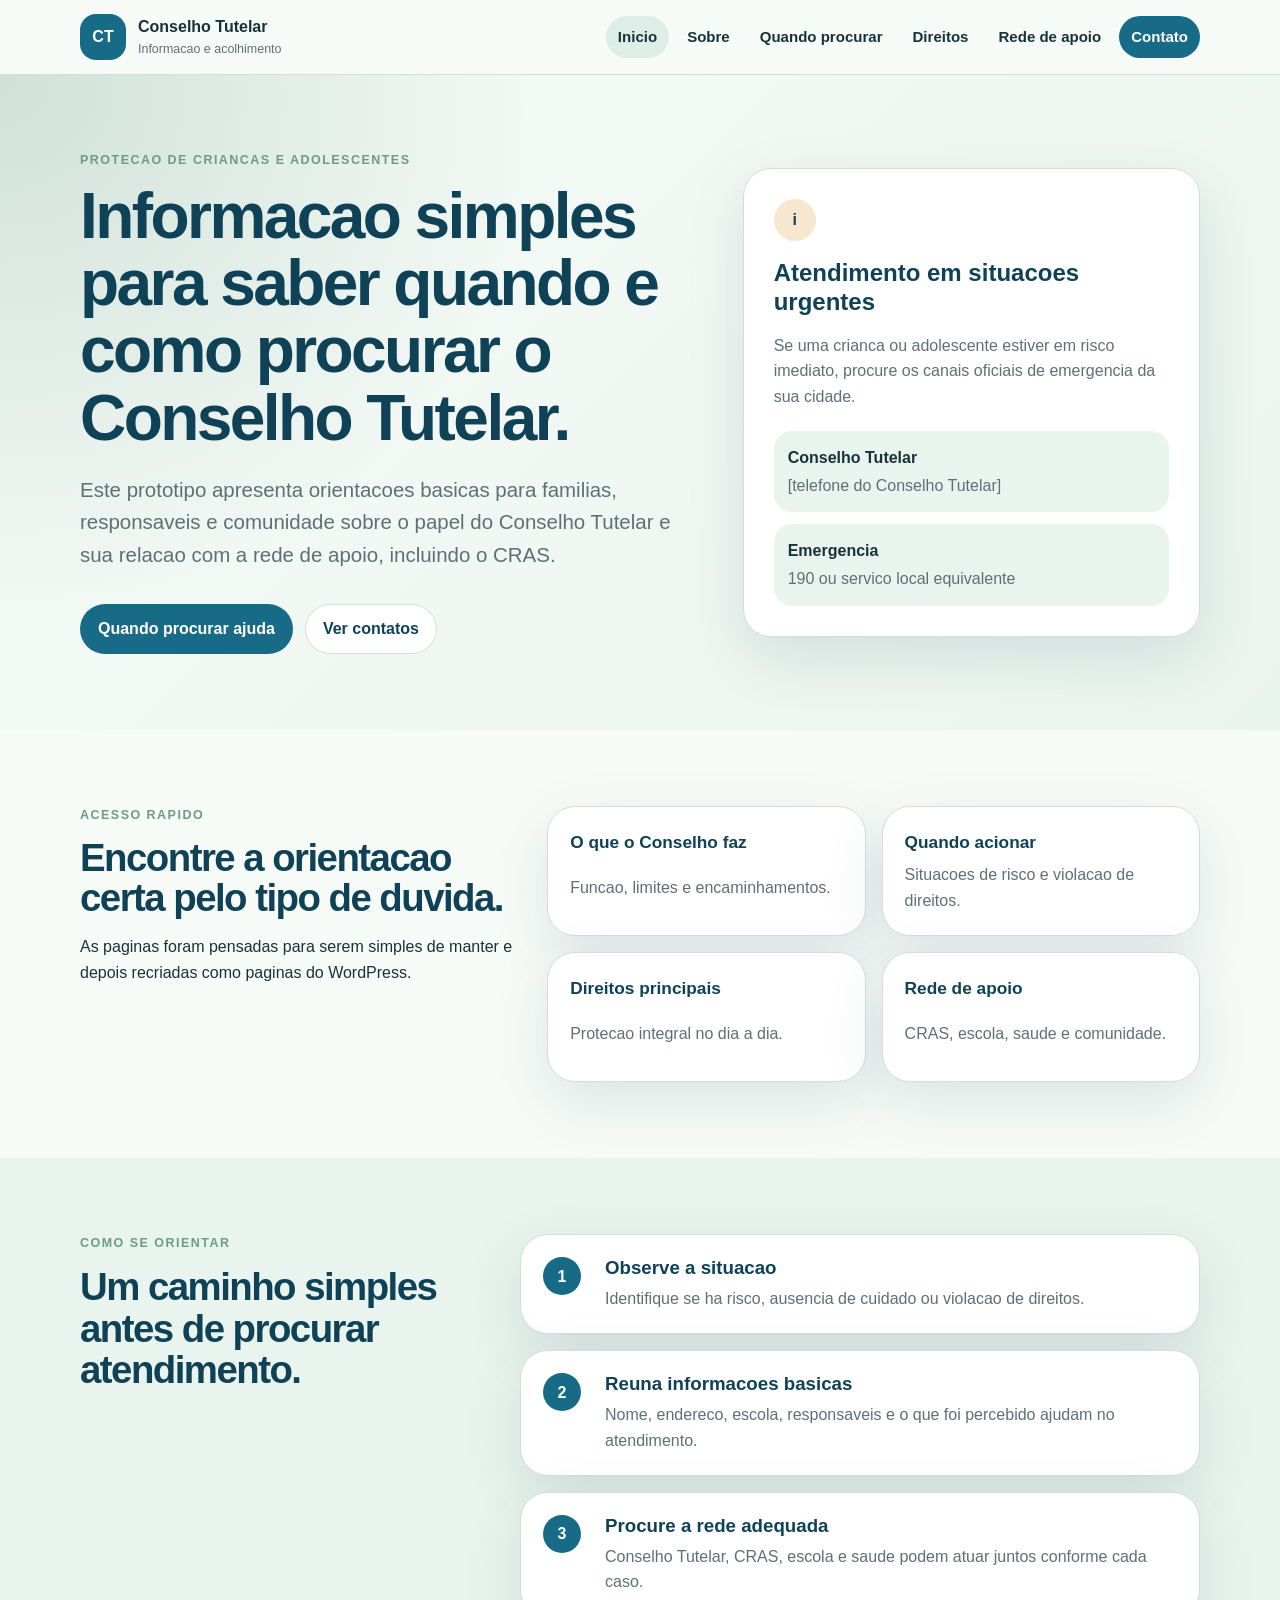
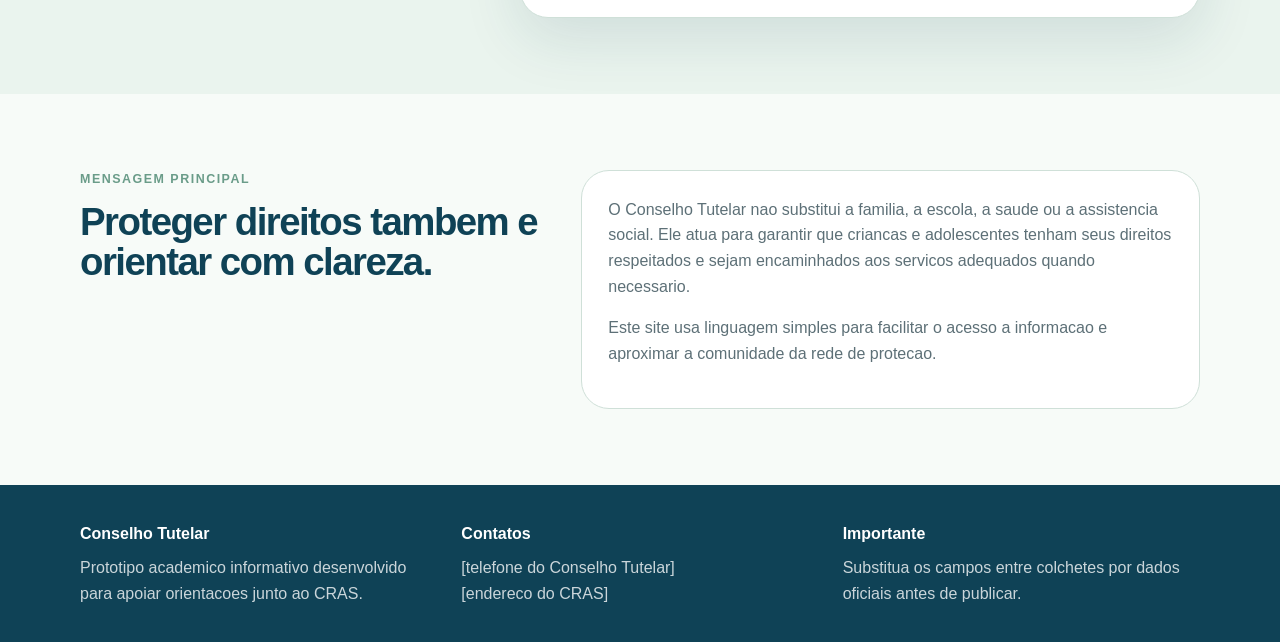
<file: index.html>
<!doctype html>
<html lang="pt-BR">
  <head>
    <meta charset="utf-8">
    <meta name="viewport" content="width=device-width, initial-scale=1">
    <title>Conselho Tutelar | Protecao e orientacao para familias</title>
    <meta name="description" content="Site informativo sobre o Conselho Tutelar, seus atendimentos, direitos de criancas e adolescentes e rede de apoio com o CRAS.">
    <link rel="stylesheet" href="assets/css/styles.css">
  </head>
  <body>
    <a class="skip-link" href="#conteudo">Pular para o conteudo</a>

    <header class="site-header">
      <div class="container header-content">
        <a class="brand" href="index.html" aria-label="Pagina inicial">
          <span class="brand-mark">CT</span>
          <span>
            <strong>Conselho Tutelar</strong>
            <small>Informacao e acolhimento</small>
          </span>
        </a>

        <button class="menu-toggle" type="button" aria-expanded="false" aria-controls="menu-principal">
          Menu
        </button>

        <nav class="site-nav" id="menu-principal" aria-label="Menu principal">
          <a href="index.html" aria-current="page">Inicio</a>
          <a href="pages/sobre.html">Sobre</a>
          <a href="pages/quando-procurar.html">Quando procurar</a>
          <a href="pages/direitos.html">Direitos</a>
          <a href="pages/rede-apoio.html">Rede de apoio</a>
          <a class="nav-highlight" href="pages/contato.html">Contato</a>
        </nav>
      </div>
    </header>

    <main id="conteudo">
      <section class="hero section-soft">
        <div class="container hero-grid">
          <div class="hero-copy">
            <p class="eyebrow">Protecao de criancas e adolescentes</p>
            <h1>Informacao simples para saber quando e como procurar o Conselho Tutelar.</h1>
            <p class="lead">Este prototipo apresenta orientacoes basicas para familias, responsaveis e comunidade sobre o papel do Conselho Tutelar e sua relacao com a rede de apoio, incluindo o CRAS.</p>
            <div class="hero-actions">
              <a class="button button-primary" href="pages/quando-procurar.html">Quando procurar ajuda</a>
              <a class="button button-secondary" href="pages/contato.html">Ver contatos</a>
            </div>
          </div>

          <aside class="service-card" aria-labelledby="atendimento-titulo">
            <span class="card-icon" aria-hidden="true">i</span>
            <h2 id="atendimento-titulo">Atendimento em situacoes urgentes</h2>
            <p>Se uma crianca ou adolescente estiver em risco imediato, procure os canais oficiais de emergencia da sua cidade.</p>
            <dl>
              <div>
                <dt>Conselho Tutelar</dt>
                <dd>[telefone do Conselho Tutelar]</dd>
              </div>
              <div>
                <dt>Emergencia</dt>
                <dd>190 ou servico local equivalente</dd>
              </div>
            </dl>
          </aside>
        </div>
      </section>

      <section class="section">
        <div class="container home-overview">
          <div class="section-heading">
            <p class="eyebrow">Acesso rapido</p>
            <h2>Encontre a orientacao certa pelo tipo de duvida.</h2>
            <p>As paginas foram pensadas para serem simples de manter e depois recriadas como paginas do WordPress.</p>
          </div>

          <div class="quick-links" aria-label="Atalhos principais">
            <a href="pages/sobre.html"><strong>O que o Conselho faz</strong><span>Funcao, limites e encaminhamentos.</span></a>
            <a href="pages/quando-procurar.html"><strong>Quando acionar</strong><span>Situacoes de risco e violacao de direitos.</span></a>
            <a href="pages/direitos.html"><strong>Direitos principais</strong><span>Protecao integral no dia a dia.</span></a>
            <a href="pages/rede-apoio.html"><strong>Rede de apoio</strong><span>CRAS, escola, saude e comunidade.</span></a>
          </div>
        </div>
      </section>

      <section class="section section-muted">
        <div class="container process-layout">
          <div>
            <p class="eyebrow">Como se orientar</p>
            <h2>Um caminho simples antes de procurar atendimento.</h2>
          </div>
          <div class="step-list">
            <article>
              <span>1</span>
              <div>
                <h3>Observe a situacao</h3>
                <p>Identifique se ha risco, ausencia de cuidado ou violacao de direitos.</p>
              </div>
            </article>
            <article>
              <span>2</span>
              <div>
                <h3>Reuna informacoes basicas</h3>
                <p>Nome, endereco, escola, responsaveis e o que foi percebido ajudam no atendimento.</p>
              </div>
            </article>
            <article>
              <span>3</span>
              <div>
                <h3>Procure a rede adequada</h3>
                <p>Conselho Tutelar, CRAS, escola e saude podem atuar juntos conforme cada caso.</p>
              </div>
            </article>
          </div>
        </div>
      </section>

      <section class="section">
        <div class="container split-section">
          <div>
            <p class="eyebrow">Mensagem principal</p>
            <h2>Proteger direitos tambem e orientar com clareza.</h2>
          </div>
          <div class="text-block framed-text">
            <p>O Conselho Tutelar nao substitui a familia, a escola, a saude ou a assistencia social. Ele atua para garantir que criancas e adolescentes tenham seus direitos respeitados e sejam encaminhados aos servicos adequados quando necessario.</p>
            <p>Este site usa linguagem simples para facilitar o acesso a informacao e aproximar a comunidade da rede de protecao.</p>
          </div>
        </div>
      </section>
    </main>

    <footer class="site-footer">
      <div class="container footer-grid">
        <div>
          <strong>Conselho Tutelar</strong>
          <p>Prototipo academico informativo desenvolvido para apoiar orientacoes junto ao CRAS.</p>
        </div>
        <div>
          <strong>Contatos</strong>
          <p>[telefone do Conselho Tutelar]<br>[endereco do CRAS]</p>
        </div>
        <div>
          <strong>Importante</strong>
          <p>Substitua os campos entre colchetes por dados oficiais antes de publicar.</p>
        </div>
      </div>
    </footer>

    <script src="assets/js/main.js"></script>
  </body>
</html>
</file>
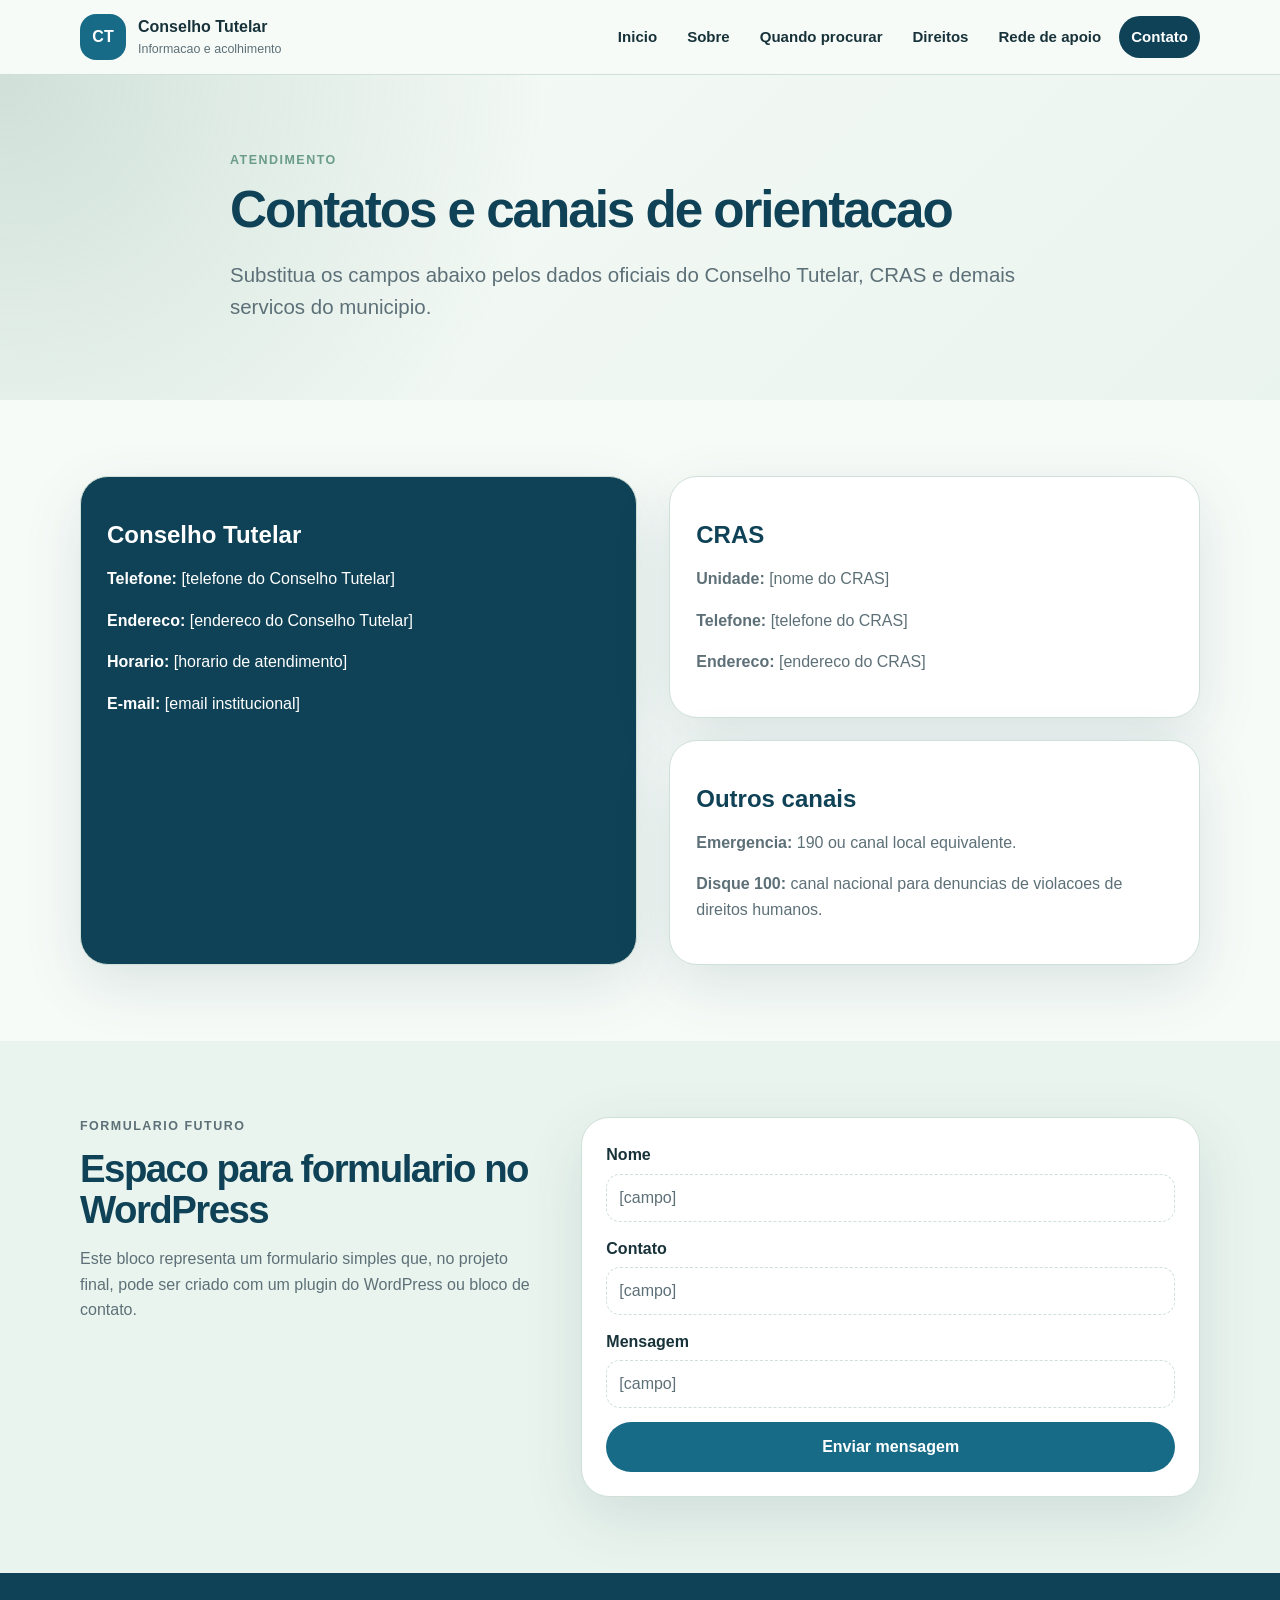
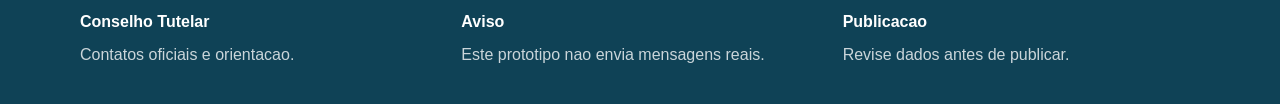
<file: pages/contato.html>
<!doctype html>
<html lang="pt-BR">
  <head>
    <meta charset="utf-8">
    <meta name="viewport" content="width=device-width, initial-scale=1">
    <title>Contato | Conselho Tutelar</title>
    <meta name="description" content="Contatos e orientacoes para procurar o Conselho Tutelar e a rede de apoio.">
    <link rel="stylesheet" href="../assets/css/styles.css">
  </head>
  <body>
    <a class="skip-link" href="#conteudo">Pular para o conteudo</a>

    <header class="site-header">
      <div class="container header-content">
        <a class="brand" href="../index.html" aria-label="Pagina inicial"><span class="brand-mark">CT</span><span><strong>Conselho Tutelar</strong><small>Informacao e acolhimento</small></span></a>
        <button class="menu-toggle" type="button" aria-expanded="false" aria-controls="menu-principal">Menu</button>
        <nav class="site-nav" id="menu-principal" aria-label="Menu principal">
          <a href="../index.html">Inicio</a>
          <a href="sobre.html">Sobre</a>
          <a href="quando-procurar.html">Quando procurar</a>
          <a href="direitos.html">Direitos</a>
          <a href="rede-apoio.html">Rede de apoio</a>
          <a class="nav-highlight" href="contato.html" aria-current="page">Contato</a>
        </nav>
      </div>
    </header>

    <main id="conteudo">
      <section class="page-hero section-soft">
        <div class="container narrow">
          <p class="eyebrow">Atendimento</p>
          <h1>Contatos e canais de orientacao</h1>
          <p class="lead">Substitua os campos abaixo pelos dados oficiais do Conselho Tutelar, CRAS e demais servicos do municipio.</p>
        </div>
      </section>

      <section class="section">
        <div class="container contact-layout">
          <article class="contact-card primary-contact">
            <h2>Conselho Tutelar</h2>
            <p><strong>Telefone:</strong> [telefone do Conselho Tutelar]</p>
            <p><strong>Endereco:</strong> [endereco do Conselho Tutelar]</p>
            <p><strong>Horario:</strong> [horario de atendimento]</p>
            <p><strong>E-mail:</strong> [email institucional]</p>
          </article>

          <div class="contact-stack">
            <article class="contact-card">
              <h2>CRAS</h2>
              <p><strong>Unidade:</strong> [nome do CRAS]</p>
              <p><strong>Telefone:</strong> [telefone do CRAS]</p>
              <p><strong>Endereco:</strong> [endereco do CRAS]</p>
            </article>

            <article class="contact-card">
              <h2>Outros canais</h2>
              <p><strong>Emergencia:</strong> 190 ou canal local equivalente.</p>
              <p><strong>Disque 100:</strong> canal nacional para denuncias de violacoes de direitos humanos.</p>
            </article>
          </div>
        </div>
      </section>

      <section class="section section-muted">
        <div class="container form-placeholder">
          <div>
            <p class="eyebrow">Formulario futuro</p>
            <h2>Espaco para formulario no WordPress</h2>
            <p>Este bloco representa um formulario simples que, no projeto final, pode ser criado com um plugin do WordPress ou bloco de contato.</p>
          </div>
          <div class="fake-form" aria-label="Exemplo visual de formulario">
            <label>Nome <span>[campo]</span></label>
            <label>Contato <span>[campo]</span></label>
            <label>Mensagem <span>[campo]</span></label>
            <button class="button button-primary" type="button">Enviar mensagem</button>
          </div>
        </div>
      </section>
    </main>

    <footer class="site-footer">
      <div class="container footer-grid">
        <div><strong>Conselho Tutelar</strong><p>Contatos oficiais e orientacao.</p></div>
        <div><strong>Aviso</strong><p>Este prototipo nao envia mensagens reais.</p></div>
        <div><strong>Publicacao</strong><p>Revise dados antes de publicar.</p></div>
      </div>
    </footer>

    <script src="../assets/js/main.js"></script>
  </body>
</html>
</file>
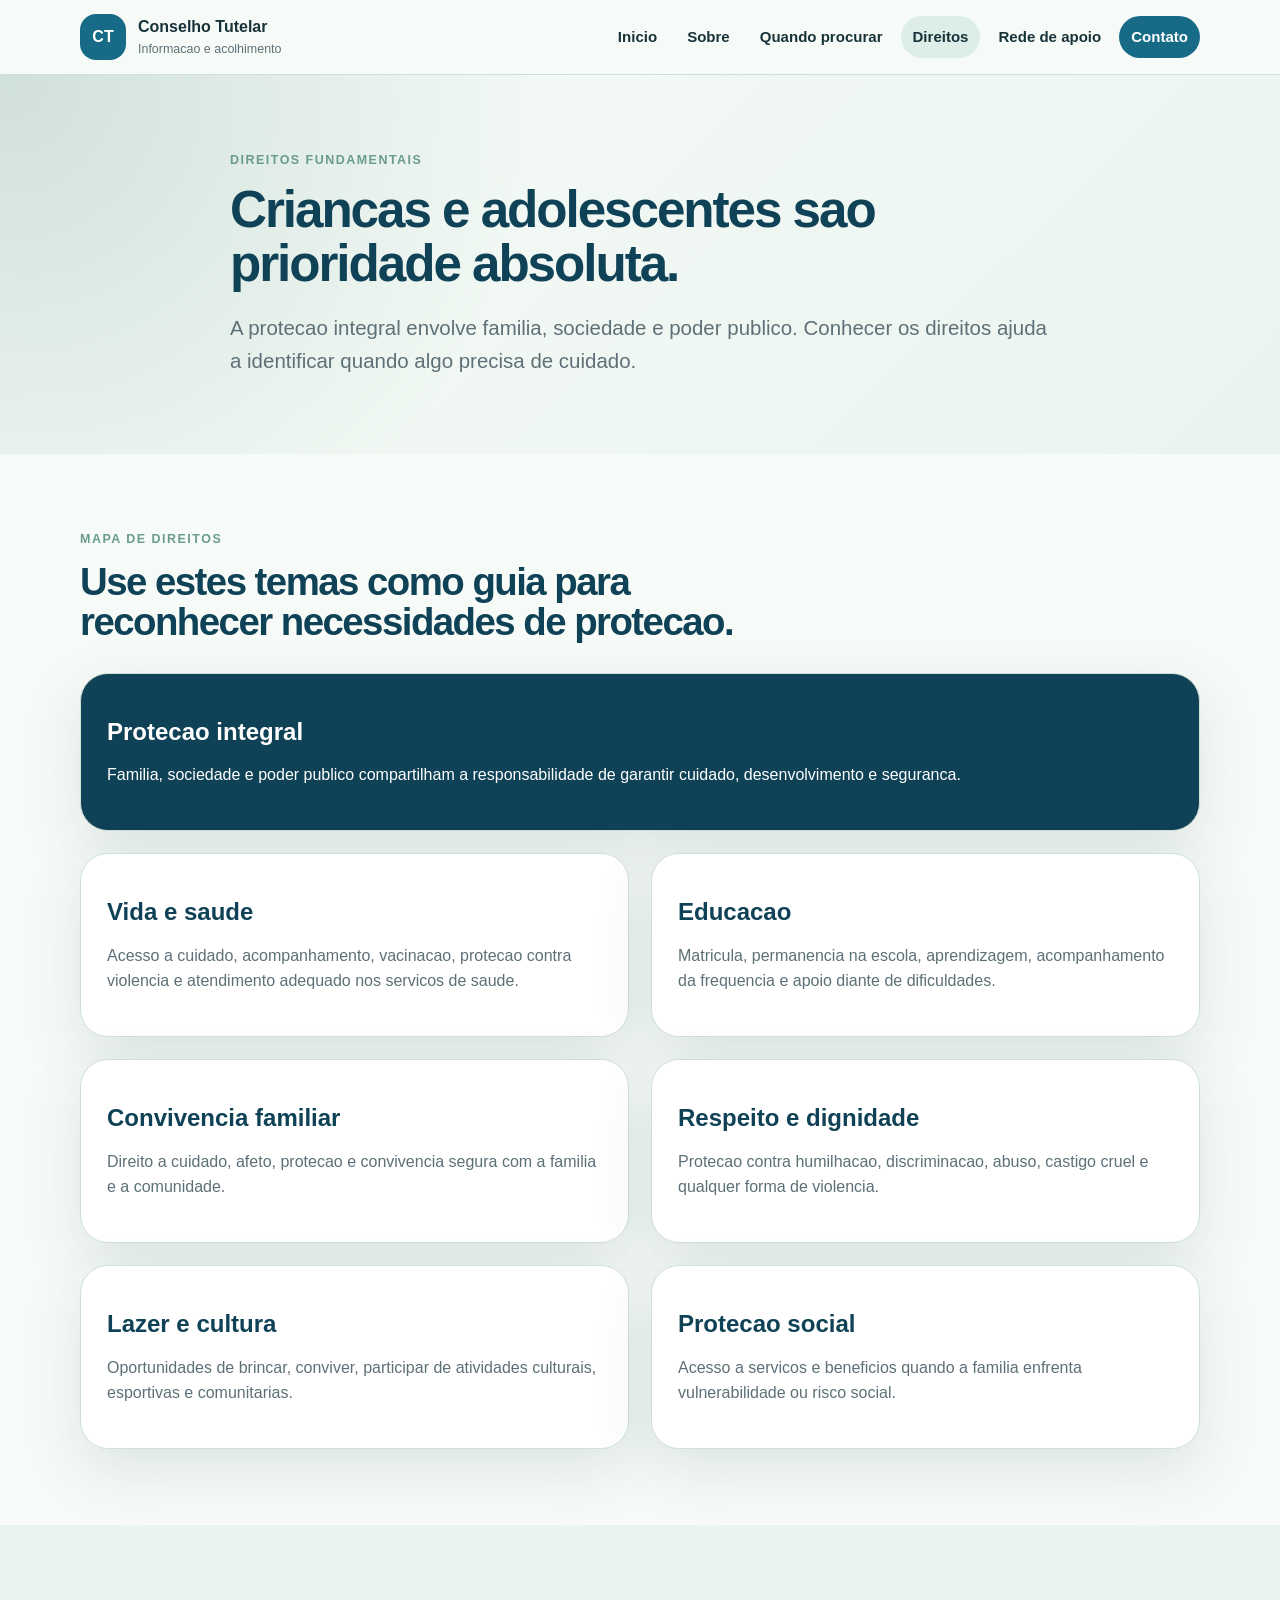
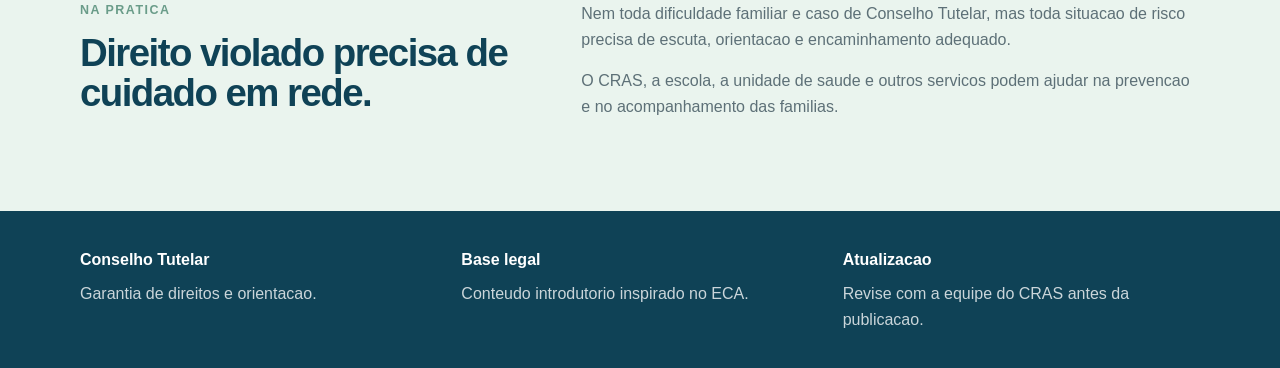
<file: pages/direitos.html>
<!doctype html>
<html lang="pt-BR">
  <head>
    <meta charset="utf-8">
    <meta name="viewport" content="width=device-width, initial-scale=1">
    <title>Direitos | Conselho Tutelar</title>
    <meta name="description" content="Conheca direitos fundamentais de criancas e adolescentes e a importancia da rede de protecao.">
    <link rel="stylesheet" href="../assets/css/styles.css">
  </head>
  <body>
    <a class="skip-link" href="#conteudo">Pular para o conteudo</a>

    <header class="site-header">
      <div class="container header-content">
        <a class="brand" href="../index.html" aria-label="Pagina inicial"><span class="brand-mark">CT</span><span><strong>Conselho Tutelar</strong><small>Informacao e acolhimento</small></span></a>
        <button class="menu-toggle" type="button" aria-expanded="false" aria-controls="menu-principal">Menu</button>
        <nav class="site-nav" id="menu-principal" aria-label="Menu principal">
          <a href="../index.html">Inicio</a>
          <a href="sobre.html">Sobre</a>
          <a href="quando-procurar.html">Quando procurar</a>
          <a href="direitos.html" aria-current="page">Direitos</a>
          <a href="rede-apoio.html">Rede de apoio</a>
          <a class="nav-highlight" href="contato.html">Contato</a>
        </nav>
      </div>
    </header>

    <main id="conteudo">
      <section class="page-hero section-soft">
        <div class="container narrow">
          <p class="eyebrow">Direitos fundamentais</p>
          <h1>Criancas e adolescentes sao prioridade absoluta.</h1>
          <p class="lead">A protecao integral envolve familia, sociedade e poder publico. Conhecer os direitos ajuda a identificar quando algo precisa de cuidado.</p>
        </div>
      </section>

      <section class="section">
        <div class="container">
          <div class="section-heading">
            <p class="eyebrow">Mapa de direitos</p>
            <h2>Use estes temas como guia para reconhecer necessidades de protecao.</h2>
          </div>

          <div class="card-grid rights-grid">
            <article class="info-card accent-card wide-card">
              <h2>Protecao integral</h2>
              <p>Familia, sociedade e poder publico compartilham a responsabilidade de garantir cuidado, desenvolvimento e seguranca.</p>
            </article>
            <article class="info-card">
              <h2>Vida e saude</h2>
              <p>Acesso a cuidado, acompanhamento, vacinacao, protecao contra violencia e atendimento adequado nos servicos de saude.</p>
            </article>
            <article class="info-card">
              <h2>Educacao</h2>
              <p>Matricula, permanencia na escola, aprendizagem, acompanhamento da frequencia e apoio diante de dificuldades.</p>
            </article>
            <article class="info-card">
              <h2>Convivencia familiar</h2>
              <p>Direito a cuidado, afeto, protecao e convivencia segura com a familia e a comunidade.</p>
            </article>
            <article class="info-card">
              <h2>Respeito e dignidade</h2>
              <p>Protecao contra humilhacao, discriminacao, abuso, castigo cruel e qualquer forma de violencia.</p>
            </article>
            <article class="info-card">
              <h2>Lazer e cultura</h2>
              <p>Oportunidades de brincar, conviver, participar de atividades culturais, esportivas e comunitarias.</p>
            </article>
            <article class="info-card">
              <h2>Protecao social</h2>
              <p>Acesso a servicos e beneficios quando a familia enfrenta vulnerabilidade ou risco social.</p>
            </article>
          </div>
        </div>
      </section>

      <section class="section section-muted">
        <div class="container split-section">
          <div>
            <p class="eyebrow">Na pratica</p>
            <h2>Direito violado precisa de cuidado em rede.</h2>
          </div>
          <div class="text-block">
            <p>Nem toda dificuldade familiar e caso de Conselho Tutelar, mas toda situacao de risco precisa de escuta, orientacao e encaminhamento adequado.</p>
            <p>O CRAS, a escola, a unidade de saude e outros servicos podem ajudar na prevencao e no acompanhamento das familias.</p>
          </div>
        </div>
      </section>
    </main>

    <footer class="site-footer">
      <div class="container footer-grid">
        <div><strong>Conselho Tutelar</strong><p>Garantia de direitos e orientacao.</p></div>
        <div><strong>Base legal</strong><p>Conteudo introdutorio inspirado no ECA.</p></div>
        <div><strong>Atualizacao</strong><p>Revise com a equipe do CRAS antes da publicacao.</p></div>
      </div>
    </footer>

    <script src="../assets/js/main.js"></script>
  </body>
</html>
</file>
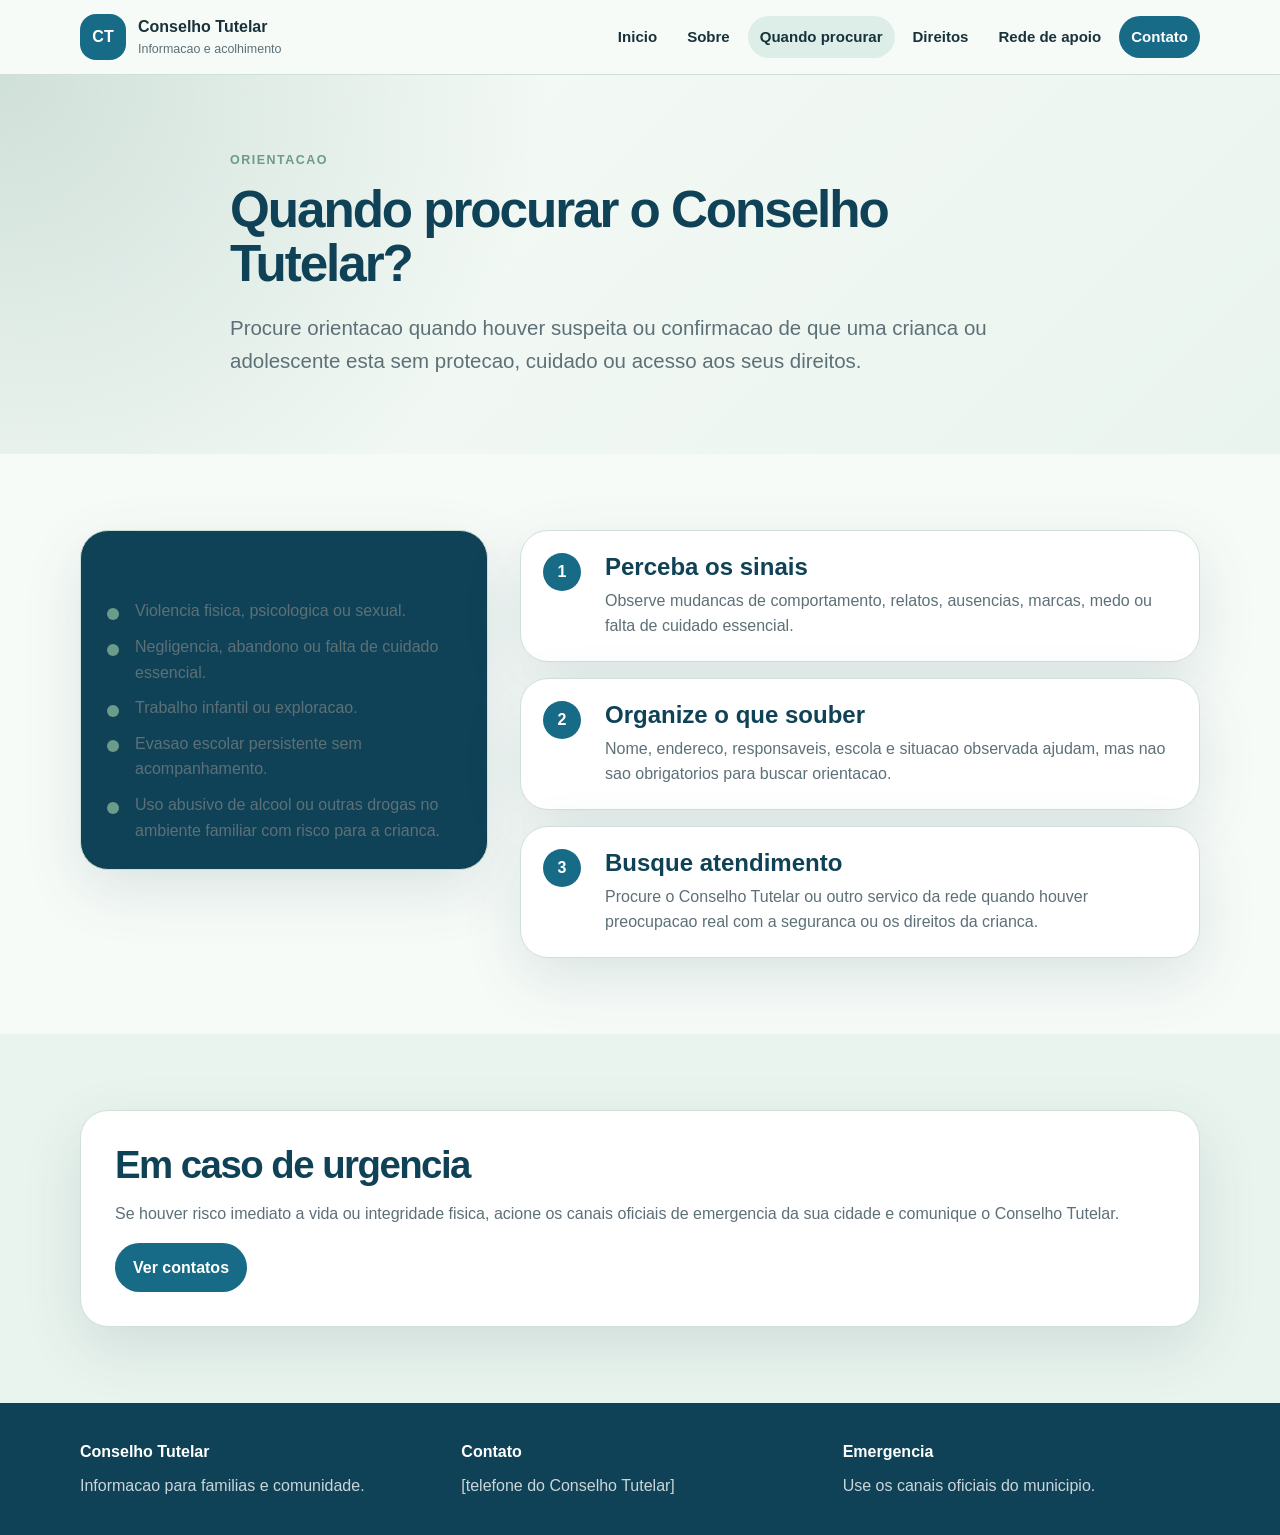
<file: pages/quando-procurar.html>
<!doctype html>
<html lang="pt-BR">
  <head>
    <meta charset="utf-8">
    <meta name="viewport" content="width=device-width, initial-scale=1">
    <title>Quando procurar | Conselho Tutelar</title>
    <meta name="description" content="Veja situacoes em que familias, escolas e comunidade podem procurar o Conselho Tutelar.">
    <link rel="stylesheet" href="../assets/css/styles.css">
  </head>
  <body>
    <a class="skip-link" href="#conteudo">Pular para o conteudo</a>

    <header class="site-header">
      <div class="container header-content">
        <a class="brand" href="../index.html" aria-label="Pagina inicial"><span class="brand-mark">CT</span><span><strong>Conselho Tutelar</strong><small>Informacao e acolhimento</small></span></a>
        <button class="menu-toggle" type="button" aria-expanded="false" aria-controls="menu-principal">Menu</button>
        <nav class="site-nav" id="menu-principal" aria-label="Menu principal">
          <a href="../index.html">Inicio</a>
          <a href="sobre.html">Sobre</a>
          <a href="quando-procurar.html" aria-current="page">Quando procurar</a>
          <a href="direitos.html">Direitos</a>
          <a href="rede-apoio.html">Rede de apoio</a>
          <a class="nav-highlight" href="contato.html">Contato</a>
        </nav>
      </div>
    </header>

    <main id="conteudo">
      <section class="page-hero section-soft">
        <div class="container narrow">
          <p class="eyebrow">Orientacao</p>
          <h1>Quando procurar o Conselho Tutelar?</h1>
          <p class="lead">Procure orientacao quando houver suspeita ou confirmacao de que uma crianca ou adolescente esta sem protecao, cuidado ou acesso aos seus direitos.</p>
        </div>
      </section>

      <section class="section">
        <div class="container process-layout">
          <article class="info-card accent-card">
            <h2>Situacoes de risco</h2>
            <ul class="check-list">
              <li>Violencia fisica, psicologica ou sexual.</li>
              <li>Negligencia, abandono ou falta de cuidado essencial.</li>
              <li>Trabalho infantil ou exploracao.</li>
              <li>Evasao escolar persistente sem acompanhamento.</li>
              <li>Uso abusivo de alcool ou outras drogas no ambiente familiar com risco para a crianca.</li>
            </ul>
          </article>

          <div class="step-list">
            <article>
              <span>1</span>
              <div>
                <h2>Perceba os sinais</h2>
                <p>Observe mudancas de comportamento, relatos, ausencias, marcas, medo ou falta de cuidado essencial.</p>
              </div>
            </article>
            <article>
              <span>2</span>
              <div>
                <h2>Organize o que souber</h2>
                <p>Nome, endereco, responsaveis, escola e situacao observada ajudam, mas nao sao obrigatorios para buscar orientacao.</p>
              </div>
            </article>
            <article>
              <span>3</span>
              <div>
                <h2>Busque atendimento</h2>
                <p>Procure o Conselho Tutelar ou outro servico da rede quando houver preocupacao real com a seguranca ou os direitos da crianca.</p>
              </div>
            </article>
          </div>
        </div>
      </section>

      <section class="section section-muted">
        <div class="container callout">
          <h2>Em caso de urgencia</h2>
          <p>Se houver risco imediato a vida ou integridade fisica, acione os canais oficiais de emergencia da sua cidade e comunique o Conselho Tutelar.</p>
          <a class="button button-primary" href="contato.html">Ver contatos</a>
        </div>
      </section>
    </main>

    <footer class="site-footer">
      <div class="container footer-grid">
        <div><strong>Conselho Tutelar</strong><p>Informacao para familias e comunidade.</p></div>
        <div><strong>Contato</strong><p>[telefone do Conselho Tutelar]</p></div>
        <div><strong>Emergencia</strong><p>Use os canais oficiais do municipio.</p></div>
      </div>
    </footer>

    <script src="../assets/js/main.js"></script>
  </body>
</html>
</file>
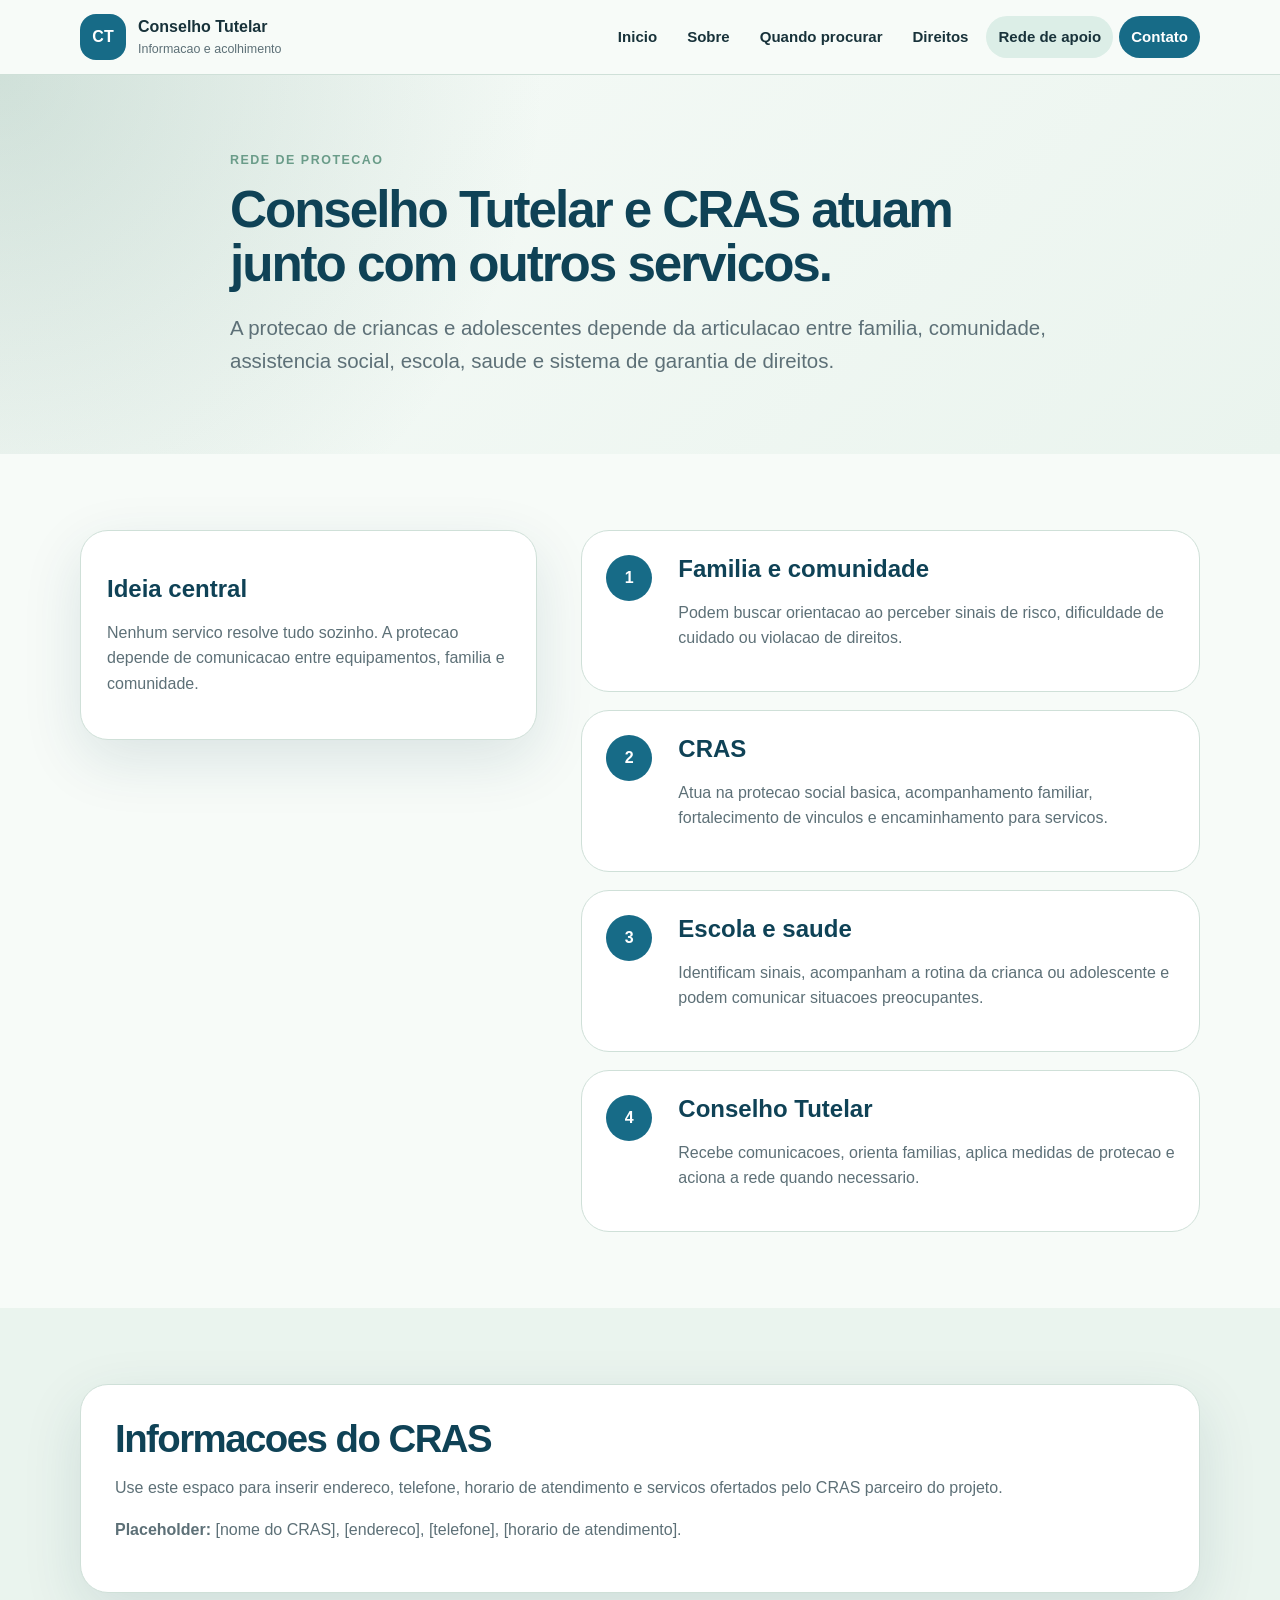
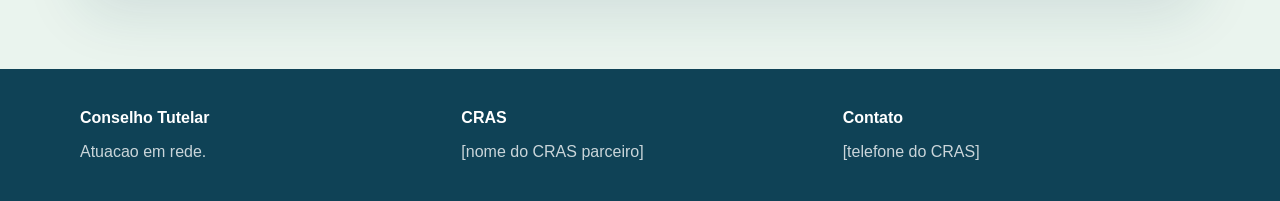
<file: pages/rede-apoio.html>
<!doctype html>
<html lang="pt-BR">
  <head>
    <meta charset="utf-8">
    <meta name="viewport" content="width=device-width, initial-scale=1">
    <title>Rede de apoio e CRAS | Conselho Tutelar</title>
    <meta name="description" content="Entenda como Conselho Tutelar, CRAS, escola, saude e outros servicos compoem a rede de protecao.">
    <link rel="stylesheet" href="../assets/css/styles.css">
  </head>
  <body>
    <a class="skip-link" href="#conteudo">Pular para o conteudo</a>

    <header class="site-header">
      <div class="container header-content">
        <a class="brand" href="../index.html" aria-label="Pagina inicial"><span class="brand-mark">CT</span><span><strong>Conselho Tutelar</strong><small>Informacao e acolhimento</small></span></a>
        <button class="menu-toggle" type="button" aria-expanded="false" aria-controls="menu-principal">Menu</button>
        <nav class="site-nav" id="menu-principal" aria-label="Menu principal">
          <a href="../index.html">Inicio</a>
          <a href="sobre.html">Sobre</a>
          <a href="quando-procurar.html">Quando procurar</a>
          <a href="direitos.html">Direitos</a>
          <a href="rede-apoio.html" aria-current="page">Rede de apoio</a>
          <a class="nav-highlight" href="contato.html">Contato</a>
        </nav>
      </div>
    </header>

    <main id="conteudo">
      <section class="page-hero section-soft">
        <div class="container narrow">
          <p class="eyebrow">Rede de protecao</p>
          <h1>Conselho Tutelar e CRAS atuam junto com outros servicos.</h1>
          <p class="lead">A protecao de criancas e adolescentes depende da articulacao entre familia, comunidade, assistencia social, escola, saude e sistema de garantia de direitos.</p>
        </div>
      </section>

      <section class="section">
        <div class="container content-layout">
          <aside class="note-card">
            <h2>Ideia central</h2>
            <p>Nenhum servico resolve tudo sozinho. A protecao depende de comunicacao entre equipamentos, familia e comunidade.</p>
          </aside>

          <div class="timeline">
            <article class="timeline-item">
              <span>1</span>
              <div>
                <h2>Familia e comunidade</h2>
                <p>Podem buscar orientacao ao perceber sinais de risco, dificuldade de cuidado ou violacao de direitos.</p>
              </div>
            </article>
            <article class="timeline-item">
              <span>2</span>
              <div>
                <h2>CRAS</h2>
                <p>Atua na protecao social basica, acompanhamento familiar, fortalecimento de vinculos e encaminhamento para servicos.</p>
              </div>
            </article>
            <article class="timeline-item">
              <span>3</span>
              <div>
                <h2>Escola e saude</h2>
                <p>Identificam sinais, acompanham a rotina da crianca ou adolescente e podem comunicar situacoes preocupantes.</p>
              </div>
            </article>
            <article class="timeline-item">
              <span>4</span>
              <div>
                <h2>Conselho Tutelar</h2>
                <p>Recebe comunicacoes, orienta familias, aplica medidas de protecao e aciona a rede quando necessario.</p>
              </div>
            </article>
          </div>
        </div>
      </section>

      <section class="section section-muted">
        <div class="container callout">
          <h2>Informacoes do CRAS</h2>
          <p>Use este espaco para inserir endereco, telefone, horario de atendimento e servicos ofertados pelo CRAS parceiro do projeto.</p>
          <p><strong>Placeholder:</strong> [nome do CRAS], [endereco], [telefone], [horario de atendimento].</p>
        </div>
      </section>
    </main>

    <footer class="site-footer">
      <div class="container footer-grid">
        <div><strong>Conselho Tutelar</strong><p>Atuacao em rede.</p></div>
        <div><strong>CRAS</strong><p>[nome do CRAS parceiro]</p></div>
        <div><strong>Contato</strong><p>[telefone do CRAS]</p></div>
      </div>
    </footer>

    <script src="../assets/js/main.js"></script>
  </body>
</html>
</file>
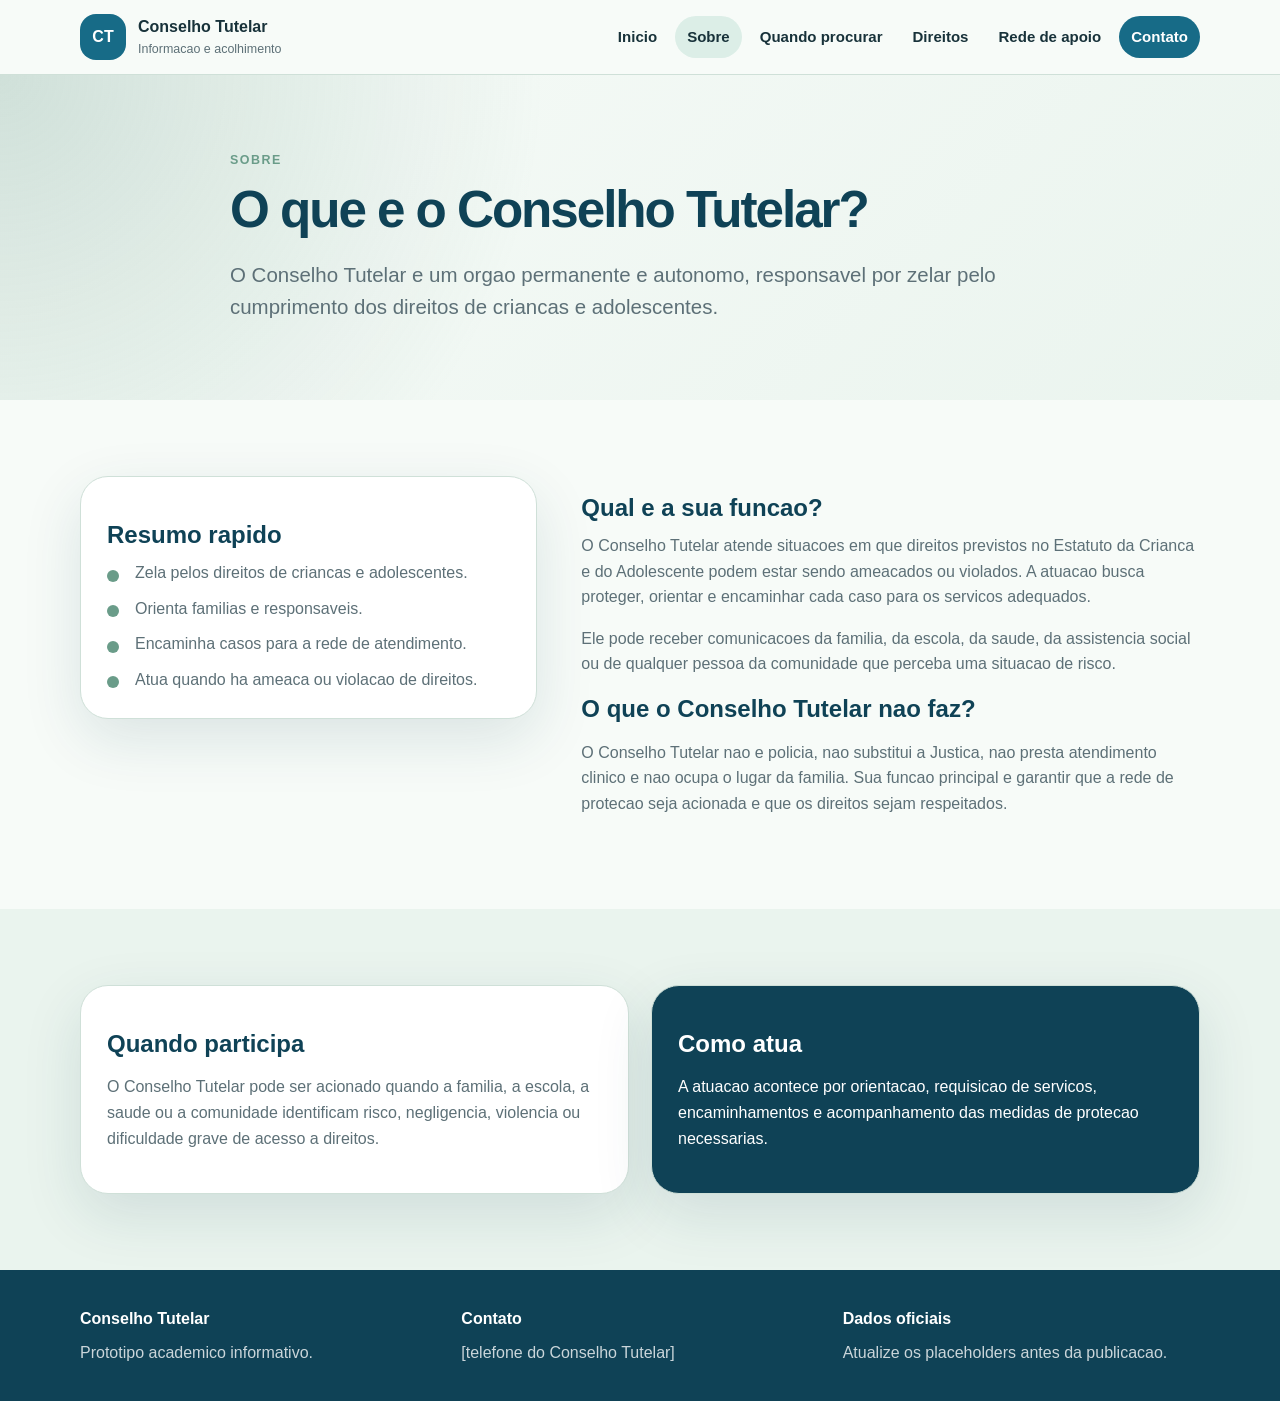
<file: pages/sobre.html>
<!doctype html>
<html lang="pt-BR">
  <head>
    <meta charset="utf-8">
    <meta name="viewport" content="width=device-width, initial-scale=1">
    <title>Sobre o Conselho Tutelar | Conselho Tutelar</title>
    <meta name="description" content="Entenda o que e o Conselho Tutelar e como ele atua na garantia de direitos de criancas e adolescentes.">
    <link rel="stylesheet" href="../assets/css/styles.css">
  </head>
  <body>
    <a class="skip-link" href="#conteudo">Pular para o conteudo</a>

    <header class="site-header">
      <div class="container header-content">
        <a class="brand" href="../index.html" aria-label="Pagina inicial">
          <span class="brand-mark">CT</span>
          <span>
            <strong>Conselho Tutelar</strong>
            <small>Informacao e acolhimento</small>
          </span>
        </a>
        <button class="menu-toggle" type="button" aria-expanded="false" aria-controls="menu-principal">Menu</button>
        <nav class="site-nav" id="menu-principal" aria-label="Menu principal">
          <a href="../index.html">Inicio</a>
          <a href="sobre.html" aria-current="page">Sobre</a>
          <a href="quando-procurar.html">Quando procurar</a>
          <a href="direitos.html">Direitos</a>
          <a href="rede-apoio.html">Rede de apoio</a>
          <a class="nav-highlight" href="contato.html">Contato</a>
        </nav>
      </div>
    </header>

    <main id="conteudo">
      <section class="page-hero section-soft">
        <div class="container narrow">
          <p class="eyebrow">Sobre</p>
          <h1>O que e o Conselho Tutelar?</h1>
          <p class="lead">O Conselho Tutelar e um orgao permanente e autonomo, responsavel por zelar pelo cumprimento dos direitos de criancas e adolescentes.</p>
        </div>
      </section>

      <section class="section">
        <div class="container content-layout">
          <aside class="note-card">
            <h2>Resumo rapido</h2>
            <ul class="check-list">
              <li>Zela pelos direitos de criancas e adolescentes.</li>
              <li>Orienta familias e responsaveis.</li>
              <li>Encaminha casos para a rede de atendimento.</li>
              <li>Atua quando ha ameaca ou violacao de direitos.</li>
            </ul>
          </aside>

          <article class="prose">
            <h2>Qual e a sua funcao?</h2>
            <p>O Conselho Tutelar atende situacoes em que direitos previstos no Estatuto da Crianca e do Adolescente podem estar sendo ameacados ou violados. A atuacao busca proteger, orientar e encaminhar cada caso para os servicos adequados.</p>
            <p>Ele pode receber comunicacoes da familia, da escola, da saude, da assistencia social ou de qualquer pessoa da comunidade que perceba uma situacao de risco.</p>

            <h2>O que o Conselho Tutelar nao faz?</h2>
            <p>O Conselho Tutelar nao e policia, nao substitui a Justica, nao presta atendimento clinico e nao ocupa o lugar da familia. Sua funcao principal e garantir que a rede de protecao seja acionada e que os direitos sejam respeitados.</p>
          </article>
        </div>
      </section>

      <section class="section section-muted">
        <div class="container card-grid two-columns">
          <article class="info-card">
            <h2>Quando participa</h2>
            <p>O Conselho Tutelar pode ser acionado quando a familia, a escola, a saude ou a comunidade identificam risco, negligencia, violencia ou dificuldade grave de acesso a direitos.</p>
          </article>
          <article class="info-card accent-card">
            <h2>Como atua</h2>
            <p>A atuacao acontece por orientacao, requisicao de servicos, encaminhamentos e acompanhamento das medidas de protecao necessarias.</p>
          </article>
        </div>
      </section>
    </main>

    <footer class="site-footer">
      <div class="container footer-grid">
        <div><strong>Conselho Tutelar</strong><p>Prototipo academico informativo.</p></div>
        <div><strong>Contato</strong><p>[telefone do Conselho Tutelar]</p></div>
        <div><strong>Dados oficiais</strong><p>Atualize os placeholders antes da publicacao.</p></div>
      </div>
    </footer>

    <script src="../assets/js/main.js"></script>
  </body>
</html>
</file>
<file: assets/css/styles.css>
:root {
  --color-bg: #f7fbf8;
  --color-surface: #ffffff;
  --color-muted: #eaf4ee;
  --color-soft: #dceee7;
  --color-primary: #176b87;
  --color-primary-dark: #0f4256;
  --color-accent: #6a9c89;
  --color-warm: #f7e7ce;
  --color-text: #18323a;
  --color-text-muted: #5d7077;
  --color-border: #cfe0d8;
  --shadow-soft: 0 20px 60px rgba(15, 66, 86, 0.12);
  --radius-lg: 28px;
  --radius-md: 18px;
  --container: 1120px;
}

* {
  box-sizing: border-box;
}

html {
  scroll-behavior: smooth;
}

body {
  margin: 0;
  background: var(--color-bg);
  color: var(--color-text);
  font-family: Arial, Helvetica, sans-serif;
  font-size: 16px;
  line-height: 1.6;
}

a {
  color: var(--color-primary);
  text-decoration: none;
}

a:hover,
a:focus {
  text-decoration: underline;
}

img {
  max-width: 100%;
  display: block;
}

.container {
  width: min(100% - 32px, var(--container));
  margin-inline: auto;
}

.narrow {
  max-width: 820px;
}

.skip-link {
  position: absolute;
  left: 16px;
  top: -120px;
  z-index: 10;
  padding: 10px 14px;
  background: var(--color-primary-dark);
  color: #ffffff;
  border-radius: 999px;
}

.skip-link:focus {
  top: 16px;
}

.site-header {
  position: sticky;
  top: 0;
  z-index: 5;
  background: rgba(247, 251, 248, 0.94);
  border-bottom: 1px solid var(--color-border);
  backdrop-filter: blur(12px);
}

.header-content {
  display: flex;
  align-items: center;
  justify-content: space-between;
  gap: 24px;
  padding: 14px 0;
}

.brand {
  display: inline-flex;
  align-items: center;
  gap: 12px;
  color: var(--color-text);
}

.brand:hover,
.brand:focus {
  text-decoration: none;
}

.brand-mark {
  display: grid;
  width: 46px;
  height: 46px;
  place-items: center;
  border-radius: 16px;
  background: var(--color-primary);
  color: #ffffff;
  font-weight: 700;
}

.brand small {
  display: block;
  color: var(--color-text-muted);
  font-size: 0.78rem;
}

.site-nav {
  display: flex;
  align-items: center;
  gap: 6px;
}

.site-nav a {
  padding: 9px 12px;
  border-radius: 999px;
  color: var(--color-text);
  font-weight: 600;
  font-size: 0.94rem;
}

.site-nav a:hover,
.site-nav a:focus,
.site-nav a[aria-current="page"] {
  background: var(--color-soft);
  text-decoration: none;
}

.site-nav .nav-highlight {
  background: var(--color-primary);
  color: #ffffff;
}

.site-nav .nav-highlight:hover,
.site-nav .nav-highlight:focus,
.site-nav .nav-highlight[aria-current="page"] {
  background: var(--color-primary-dark);
}

.menu-toggle {
  display: none;
  border: 1px solid var(--color-border);
  border-radius: 999px;
  background: var(--color-surface);
  color: var(--color-text);
  font: inherit;
  font-weight: 700;
  padding: 8px 14px;
}

.section,
.hero,
.page-hero {
  padding: 76px 0;
}

.section-soft {
  background:
    radial-gradient(circle at top left, rgba(106, 156, 137, 0.28), transparent 34rem),
    linear-gradient(135deg, #f7fbf8 0%, #eaf4ee 100%);
}

.section-muted {
  background: var(--color-muted);
}

.hero-grid {
  display: grid;
  grid-template-columns: minmax(0, 1.15fr) minmax(280px, 0.85fr);
  align-items: center;
  gap: 44px;
}

.hero h1,
.page-hero h1,
.section-heading h2,
.split-section h2,
.callout h2,
.form-placeholder h2 {
  margin: 0;
  color: var(--color-primary-dark);
  font-size: clamp(2rem, 5vw, 4rem);
  line-height: 1.05;
  letter-spacing: -0.04em;
}

.page-hero h1 {
  font-size: clamp(2rem, 4vw, 3.25rem);
}

.section-heading h2,
.split-section h2,
.callout h2,
.form-placeholder h2 {
  font-size: clamp(1.75rem, 3vw, 2.6rem);
}

.eyebrow {
  margin: 0 0 12px;
  color: var(--color-accent);
  font-size: 0.78rem;
  font-weight: 800;
  letter-spacing: 0.12em;
  text-transform: uppercase;
}

.lead {
  margin: 22px 0 0;
  color: var(--color-text-muted);
  font-size: clamp(1.08rem, 2vw, 1.28rem);
}

.hero-actions {
  display: flex;
  flex-wrap: wrap;
  gap: 12px;
  margin-top: 32px;
}

.button {
  display: inline-flex;
  align-items: center;
  justify-content: center;
  min-height: 46px;
  padding: 12px 18px;
  border: 0;
  border-radius: 999px;
  font: inherit;
  font-weight: 800;
  cursor: pointer;
}

.button:hover,
.button:focus {
  text-decoration: none;
}

.button-primary {
  background: var(--color-primary);
  color: #ffffff;
}

.button-primary:hover,
.button-primary:focus {
  background: var(--color-primary-dark);
}

.button-secondary {
  background: var(--color-surface);
  color: var(--color-primary-dark);
  box-shadow: inset 0 0 0 1px var(--color-border);
}

.service-card,
.info-card,
.note-card,
.contact-card,
.callout,
.fake-form {
  background: var(--color-surface);
  border: 1px solid var(--color-border);
  border-radius: var(--radius-lg);
  box-shadow: var(--shadow-soft);
}

.service-card {
  padding: 30px;
}

.card-icon {
  display: grid;
  width: 42px;
  height: 42px;
  place-items: center;
  border-radius: 999px;
  background: var(--color-warm);
  color: var(--color-primary-dark);
  font-weight: 900;
}

.service-card h2,
.info-card h2,
.info-card h3,
.note-card h2,
.contact-card h2,
.timeline-item h2,
.prose h2 {
  margin: 18px 0 10px;
  color: var(--color-primary-dark);
  line-height: 1.2;
}

.service-card p,
.info-card p,
.note-card p,
.contact-card p,
.timeline-item p,
.prose p,
.text-block p,
.callout p,
.form-placeholder p {
  color: var(--color-text-muted);
}

.service-card dl {
  display: grid;
  gap: 12px;
  margin: 22px 0 0;
}

.service-card dl div {
  padding: 14px;
  border-radius: var(--radius-md);
  background: var(--color-muted);
}

.service-card dt {
  font-weight: 800;
}

.service-card dd {
  margin: 2px 0 0;
  color: var(--color-text-muted);
}

.section-heading {
  max-width: 720px;
  margin-bottom: 30px;
}

.home-overview,
.process-layout,
.contact-layout {
  display: grid;
  gap: 32px;
}

.home-overview {
  grid-template-columns: minmax(0, 0.8fr) minmax(0, 1.2fr);
  align-items: start;
}

.quick-links {
  display: grid;
  grid-template-columns: repeat(2, minmax(0, 1fr));
  gap: 16px;
}

.quick-links a {
  display: grid;
  gap: 6px;
  min-height: 130px;
  padding: 22px;
  background: var(--color-surface);
  border: 1px solid var(--color-border);
  border-radius: var(--radius-lg);
  box-shadow: var(--shadow-soft);
}

.quick-links a:hover,
.quick-links a:focus {
  text-decoration: none;
  background: var(--color-muted);
}

.quick-links strong {
  color: var(--color-primary-dark);
  font-size: 1.08rem;
}

.quick-links span {
  color: var(--color-text-muted);
}

.process-layout {
  grid-template-columns: minmax(240px, 0.75fr) minmax(0, 1.25fr);
  align-items: start;
}

.process-layout > div:first-child h2,
.process-layout > article:first-child h2 {
  margin: 0;
  color: var(--color-primary-dark);
  font-size: clamp(1.75rem, 3vw, 2.6rem);
  line-height: 1.08;
  letter-spacing: -0.04em;
}

.step-list {
  display: grid;
  gap: 16px;
}

.step-list article {
  display: grid;
  grid-template-columns: 46px 1fr;
  gap: 16px;
  padding: 22px;
  background: var(--color-surface);
  border: 1px solid var(--color-border);
  border-radius: var(--radius-lg);
  box-shadow: var(--shadow-soft);
}

.step-list span {
  display: grid;
  width: 38px;
  height: 38px;
  place-items: center;
  border-radius: 999px;
  background: var(--color-primary);
  color: #ffffff;
  font-weight: 900;
}

.step-list h2,
.step-list h3 {
  margin: 0 0 6px;
  color: var(--color-primary-dark);
  line-height: 1.2;
}

.step-list p {
  margin: 0;
  color: var(--color-text-muted);
}

.framed-text {
  padding: 26px;
  background: var(--color-surface);
  border: 1px solid var(--color-border);
  border-radius: var(--radius-lg);
}

.card-grid {
  display: grid;
  gap: 22px;
}

.rights-grid {
  grid-template-columns: repeat(2, minmax(0, 1fr));
}

.wide-card {
  grid-column: 1 / -1;
}

.three-columns {
  grid-template-columns: repeat(3, minmax(0, 1fr));
}

.two-columns {
  grid-template-columns: repeat(2, minmax(0, 1fr));
}

.info-card,
.note-card,
.contact-card {
  padding: 26px;
}

.info-card a {
  display: inline-flex;
  margin-top: 8px;
  font-weight: 800;
}

.accent-card {
  background: var(--color-primary-dark);
  color: #ffffff;
}

.accent-card h2,
.accent-card p,
.accent-card li {
  color: #ffffff;
}

.split-section,
.content-layout,
.form-placeholder {
  display: grid;
  grid-template-columns: minmax(0, 0.85fr) minmax(0, 1.15fr);
  gap: 44px;
  align-items: start;
}

.text-block p:first-child,
.prose p:first-of-type {
  margin-top: 0;
}

.prose {
  max-width: 720px;
}

.check-list {
  display: grid;
  gap: 10px;
  margin: 0;
  padding: 0;
  list-style: none;
}

.check-list li {
  position: relative;
  padding-left: 28px;
  color: var(--color-text-muted);
}

.check-list li::before {
  content: "";
  position: absolute;
  left: 0;
  top: 0.6em;
  width: 12px;
  height: 12px;
  border-radius: 999px;
  background: var(--color-accent);
}

.callout {
  padding: 34px;
}

.timeline {
  display: grid;
  gap: 18px;
}

.timeline-item {
  display: grid;
  grid-template-columns: 54px 1fr;
  gap: 18px;
  padding: 24px;
  background: var(--color-surface);
  border: 1px solid var(--color-border);
  border-radius: var(--radius-lg);
}

.timeline-item span {
  display: grid;
  width: 46px;
  height: 46px;
  place-items: center;
  border-radius: 999px;
  background: var(--color-primary);
  color: #ffffff;
  font-weight: 900;
}

.timeline-item h2 {
  margin-top: 0;
}

.contact-grid {
  display: grid;
  grid-template-columns: 1.2fr repeat(2, 0.9fr);
  gap: 22px;
}

.contact-layout {
  grid-template-columns: minmax(280px, 1.05fr) minmax(0, 1fr);
}

.contact-stack {
  display: grid;
  gap: 22px;
}

.primary-contact {
  background: var(--color-primary-dark);
}

.primary-contact h2,
.primary-contact p {
  color: #ffffff;
}

.fake-form {
  display: grid;
  gap: 14px;
  padding: 24px;
}

.fake-form label {
  display: grid;
  gap: 6px;
  font-weight: 800;
}

.fake-form span {
  display: block;
  min-height: 42px;
  padding: 10px 12px;
  border: 1px dashed var(--color-border);
  border-radius: 14px;
  color: var(--color-text-muted);
  font-weight: 400;
}

.site-footer {
  padding: 36px 0;
  background: var(--color-primary-dark);
  color: #ffffff;
}

.footer-grid {
  display: grid;
  grid-template-columns: repeat(3, minmax(0, 1fr));
  gap: 24px;
}

.site-footer p {
  margin: 8px 0 0;
  color: rgba(255, 255, 255, 0.78);
}

@media (max-width: 920px) {
  .menu-toggle {
    display: inline-flex;
  }

  .site-nav {
    position: absolute;
    left: 16px;
    right: 16px;
    top: calc(100% + 8px);
    display: none;
    flex-direction: column;
    align-items: stretch;
    padding: 12px;
    background: var(--color-surface);
    border: 1px solid var(--color-border);
    border-radius: 22px;
    box-shadow: var(--shadow-soft);
  }

  .site-nav.is-open {
    display: flex;
  }

  .site-nav a {
    border-radius: 14px;
  }

  .hero-grid,
  .home-overview,
  .process-layout,
  .split-section,
  .content-layout,
  .form-placeholder,
  .contact-layout,
  .contact-grid,
  .rights-grid,
  .three-columns,
  .two-columns,
  .footer-grid {
    grid-template-columns: 1fr;
  }

  .wide-card {
    grid-column: auto;
  }
}

@media (max-width: 560px) {
  .section,
  .hero,
  .page-hero {
    padding: 52px 0;
  }

  .brand small {
    display: none;
  }

  .hero-actions,
  .button {
    width: 100%;
  }

  .quick-links,
  .step-list article {
    grid-template-columns: 1fr;
  }

  .service-card,
  .info-card,
  .note-card,
  .contact-card,
  .callout,
  .timeline-item,
  .fake-form {
    border-radius: 22px;
  }

  .timeline-item {
    grid-template-columns: 1fr;
  }
}
</file>
